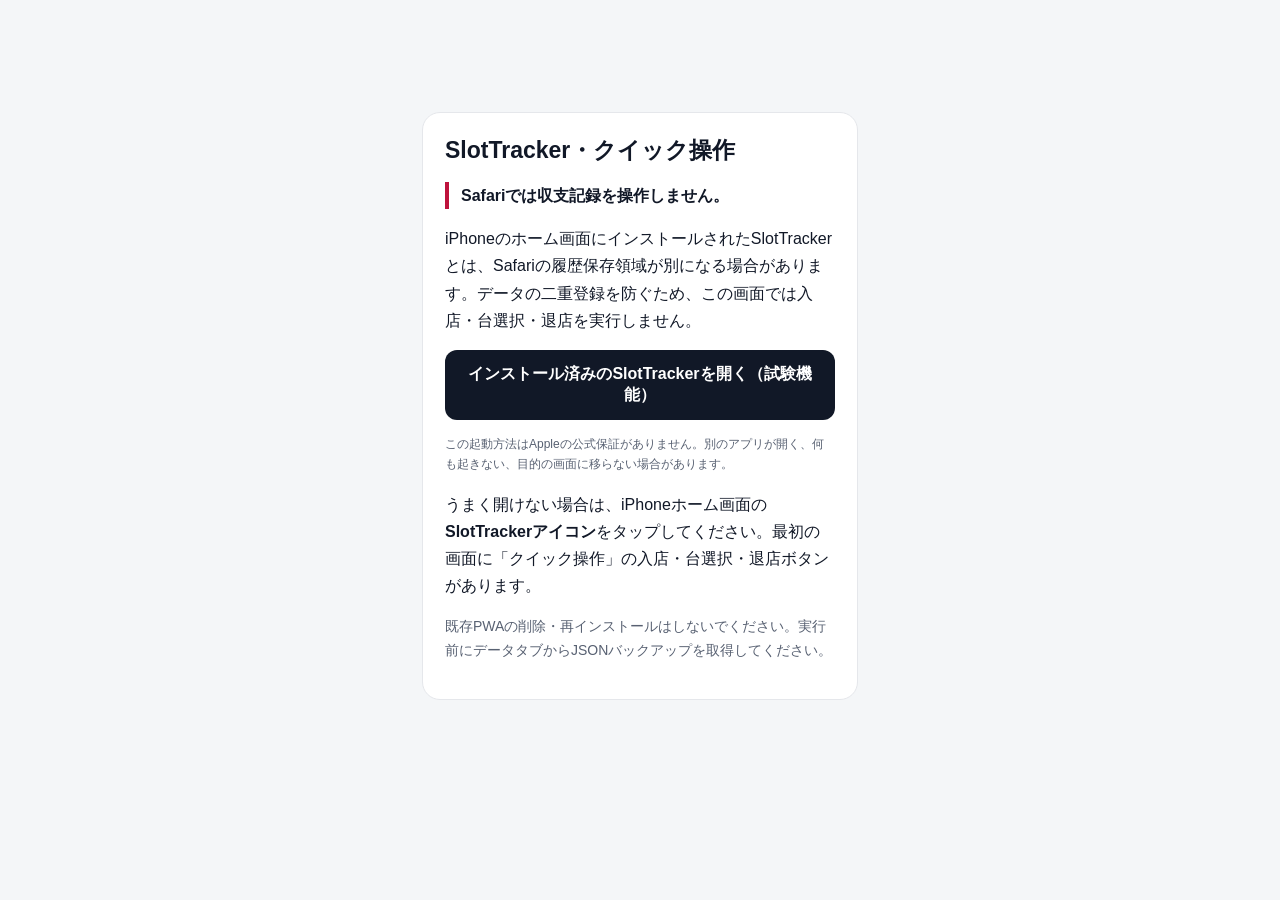
<file: shortcut.html>
<!doctype html>
<html lang="ja">
<head>
<meta charset="utf-8">
<meta name="viewport" content="width=device-width, initial-scale=1, viewport-fit=cover">
<meta name="theme-color" content="#111827">
<title>SlotTracker クイック操作</title>
<style>
*{box-sizing:border-box}body{font-family:-apple-system,BlinkMacSystemFont,"Hiragino Kaku Gothic ProN",sans-serif;margin:0;background:#f4f6f8;color:#111827}main{max-width:480px;margin:10vh auto;padding:22px}section{background:#fff;border-radius:18px;padding:22px;border:1px solid #e5e7eb}h1{font-size:23px;margin:0 0 12px}p{line-height:1.7}.detail{color:#586172;font-size:14px}.action{display:block;text-align:center;width:100%;padding:14px;margin:14px 0;border-radius:12px;background:#111827;color:#fff;text-decoration:none;font-weight:700}.outline{background:#fff;color:#111827;border:1px solid #bbc3cd}.small{font-size:12px;color:#586172}.alert{border-left:4px solid #be123c;padding-left:12px}
</style>
<script>
// This file intentionally does not load appDb.js or Blazor. Safari must NEVER write records.
(function(){
    'use strict';
    const choice = new URLSearchParams(location.search).get('quick');
    const action = ['entry','play','exit'].includes(choice) ? choice : '';
    const standalone = navigator.standalone === true || (window.matchMedia && window.matchMedia('(display-mode: standalone)').matches);
    if (standalone && action) {
        location.replace(new URL('./?quick=' + encodeURIComponent(action), document.baseURI).href);
        return;
    }
    document.addEventListener('DOMContentLoaded', function(){
        const labels = {entry:'入店',play:'台選択',exit:'退店'};
        document.getElementById('action').textContent = action ? labels[action] : 'クイック操作';
        const root = new URL('./', document.baseURI);
        const webapp = 'webapp://' + root.host + root.pathname + (action ? '?quick=' + action : '');
        document.getElementById('try-webapp').href = webapp;
        document.getElementById('try-webapp').textContent = 'インストール済みのSlotTrackerを開く（試験機能）';
    });
})();
</script>
</head>
<body><main><section>
<h1>SlotTracker・<span id="action">クイック操作</span></h1>
<p class="alert"><strong>Safariでは収支記録を操作しません。</strong></p>
<p>iPhoneのホーム画面にインストールされたSlotTrackerとは、Safariの履歴保存領域が別になる場合があります。データの二重登録を防ぐため、この画面では入店・台選択・退店を実行しません。</p>
<a id="try-webapp" class="action" href="#">インストール済みアプリを開く</a>
<p class="small">この起動方法はAppleの公式保証がありません。別のアプリが開く、何も起きない、目的の画面に移らない場合があります。</p>
<p>うまく開けない場合は、iPhoneホーム画面の<strong>SlotTrackerアイコン</strong>をタップしてください。最初の画面に「クイック操作」の入店・台選択・退店ボタンがあります。</p>
<p class="detail">既存PWAの削除・再インストールはしないでください。実行前にデータタブからJSONバックアップを取得してください。</p>
</section></main></body></html>
</file>
